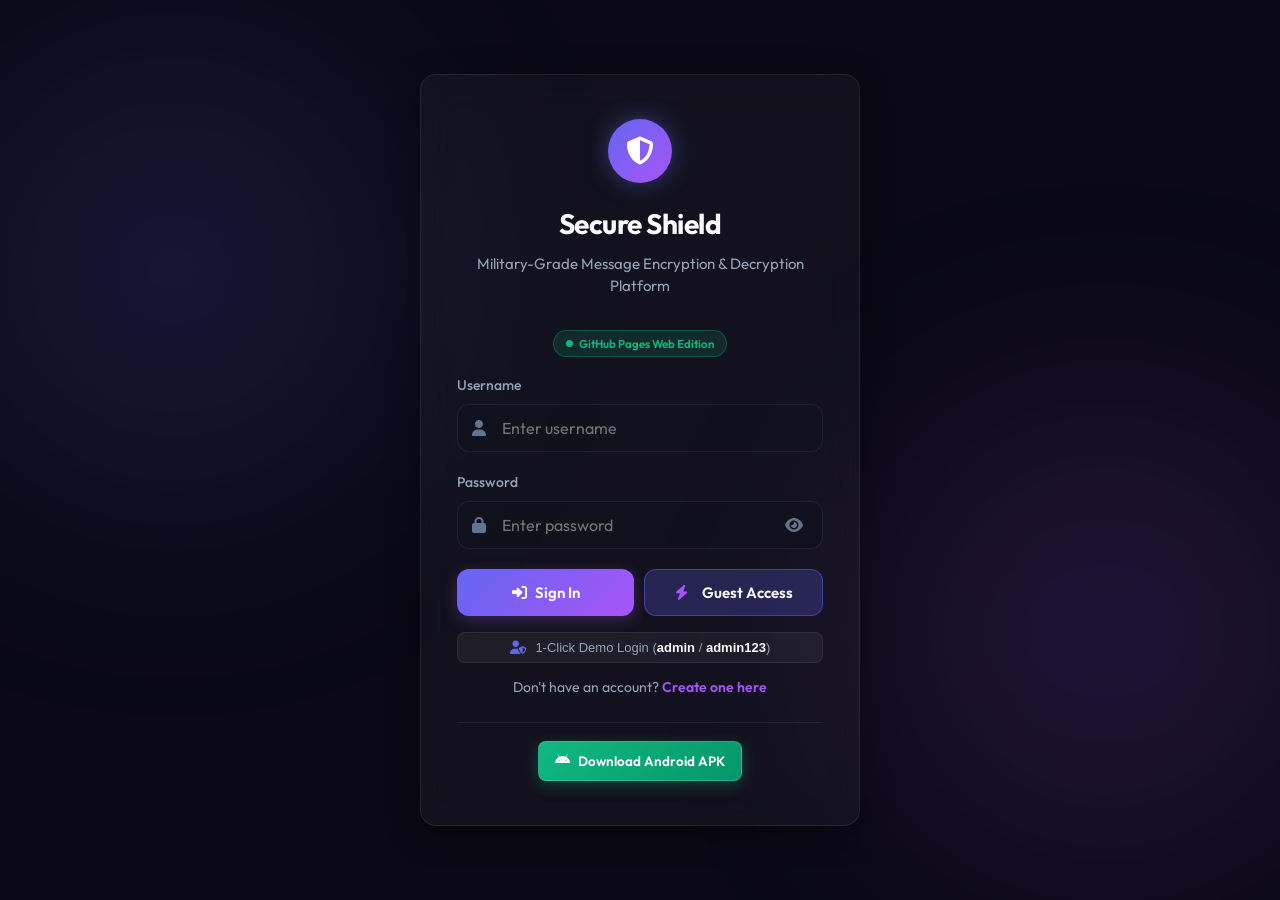
<file: docs/index.html>
<!DOCTYPE html>
<html lang="en">
<head>
    <meta charset="UTF-8">
    <meta name="viewport" content="width=device-width, initial-scale=1.0, maximum-scale=1.0, user-scalable=no, viewport-fit=cover">
    <title>Secure Shield - Message Encryption Platform</title>
    <!-- Custom Style -->
    <link rel="stylesheet" href="css/style.css">
    <!-- FontAwesome for Icons -->
    <link rel="stylesheet" href="https://cdnjs.cloudflare.com/ajax/libs/font-awesome/6.4.0/css/all.min.css">
    <style>
        .view-section {
            display: none;
            width: 100%;
        }
        .view-section.active {
            display: block;
        }
        .connection-badge {
            display: inline-flex;
            align-items: center;
            gap: 6px;
            padding: 4px 12px;
            border-radius: 20px;
            font-size: 11.5px;
            font-weight: 600;
            background: rgba(16, 185, 129, 0.15);
            color: #10b981;
            border: 1px solid rgba(16, 185, 129, 0.3);
            margin-top: 6px;
        }
        .pulse-dot {
            width: 7px;
            height: 7px;
            border-radius: 50%;
            background: #10b981;
            animation: pulse-glow 2s infinite;
        }
        @keyframes pulse-glow {
            0% { transform: scale(0.9); opacity: 0.7; }
            50% { transform: scale(1.3); opacity: 1; }
            100% { transform: scale(0.9); opacity: 0.7; }
        }
        .btn-apk-download {
            display: inline-flex;
            align-items: center;
            gap: 8px;
            padding: 9px 16px;
            background: linear-gradient(135deg, #10b981, #059669);
            color: #ffffff;
            font-weight: 600;
            font-size: 13.5px;
            border-radius: var(--radius-sm);
            text-decoration: none;
            transition: var(--transition-smooth);
            box-shadow: 0 4px 15px rgba(16, 185, 129, 0.3);
            border: 1px solid rgba(255, 255, 255, 0.15);
        }
        .btn-apk-download:hover {
            transform: translateY(-2px);
            box-shadow: 0 6px 20px rgba(16, 185, 129, 0.45);
            color: #ffffff;
        }
    </style>
</head>
<body>

    <!-- ================= AUTH VIEW (LOGIN / REGISTER) ================= -->
    <div id="authView" class="view-section active">
        <!-- LOGIN SCREEN -->
        <div id="loginScreen" class="auth-wrapper" style="min-height: 100vh; min-height: 100dvh;">
            <div class="auth-card glass-container">
                <div class="auth-logo">
                    <i class="fa-solid fa-shield-halved"></i>
                </div>
                <h2>Secure Shield</h2>
                <p class="subtitle">Military-Grade Message Encryption &amp; Decryption Platform</p>
                <div style="text-align: center; margin-bottom: 18px;">
                    <div class="connection-badge">
                        <span class="pulse-dot"></span>
                        <span id="platformBadge">AES-256-GCM + PBKDF2 (100k Iterations)</span>
                    </div>
                </div>

                <div id="loginAlert" class="alert alert-danger" style="display: none;"></div>

                <form id="loginForm" onsubmit="handleLoginSubmit(event)">
                    <div class="form-group">
                        <label for="login-username">Username</label>
                        <div class="input-wrapper">
                            <input type="text" id="login-username" class="form-input" placeholder="Enter username" required autocomplete="username">
                            <i class="fa-solid fa-user"></i>
                        </div>
                    </div>

                    <div class="form-group">
                        <label for="login-password">Password</label>
                        <div class="input-wrapper">
                            <input type="password" id="login-password" class="form-input" placeholder="Enter password" required autocomplete="current-password">
                            <i class="fa-solid fa-lock"></i>
                            <button type="button" class="toggle-password" onclick="togglePasswordVisibility('login-password')">
                                <i class="fa-solid fa-eye" id="login-password-eye"></i>
                            </button>
                        </div>
                    </div>

                    <div style="display: flex; gap: 10px; margin-top: 12px;">
                        <button type="submit" class="btn btn-primary" id="btnSignIn" style="flex: 1;">
                            <i class="fa-solid fa-right-to-bracket"></i> Sign In
                        </button>
                        <button type="button" class="btn btn-secondary" onclick="loginAsGuest()" style="flex: 1; display: inline-flex; align-items: center; justify-content: center; background: rgba(99, 102, 241, 0.25); border: 1px solid rgba(99, 102, 241, 0.45); color: #fff;" title="Skip login and encrypt immediately">
                            <i class="fa-solid fa-bolt" style="margin-right: 6px; color: #a855f7;"></i> Guest Access
                        </button>
                    </div>
                </form>

                <div style="margin-top: 16px; text-align: center;">
                    <button type="button" onclick="fillAndLoginDemo()" style="background: rgba(255, 255, 255, 0.05); border: 1px solid var(--glass-border); color: var(--text-secondary); font-size: 13px; padding: 7px 12px; border-radius: var(--radius-sm); cursor: pointer; width: 100%;">
                        <i class="fa-solid fa-user-shield" style="color: var(--color-accent-1); margin-right: 6px;"></i> 1-Click Demo Login (<strong style="color: var(--text-primary)">admin</strong> / <strong style="color: var(--text-primary)">admin123</strong>)
                    </button>
                </div>

                <div class="auth-links" style="margin-top: 14px;">
                    Don't have an account? <a href="javascript:void(0)" onclick="showAuthScreen('register')">Create one here</a>
                </div>

                <div style="margin-top: 24px; padding-top: 18px; border-top: 1px solid var(--glass-border); text-align: center;">
                    <a href="SecureShield-v1.0.apk" download class="btn-apk-download">
                        <i class="fa-brands fa-android"></i> Download Android APK
                    </a>
                </div>
            </div>
        </div>

        <!-- REGISTER SCREEN -->
        <div id="registerScreen" class="auth-wrapper" style="min-height: 100vh; min-height: 100dvh; display: none;">
            <div class="auth-card glass-container">
                <div class="auth-logo">
                    <i class="fa-solid fa-user-plus"></i>
                </div>
                <h2>Create Account</h2>
                <p class="subtitle">Secure Shield Encryption Platform</p>

                <div id="registerAlert" class="alert alert-danger" style="display: none;"></div>

                <form id="registerForm" onsubmit="handleRegisterSubmit(event)">
                    <div class="form-group">
                        <label for="reg-username">Username</label>
                        <div class="input-wrapper">
                            <input type="text" id="reg-username" class="form-input" placeholder="Choose a username" required autocomplete="username">
                            <i class="fa-solid fa-user"></i>
                        </div>
                    </div>

                    <div class="form-group">
                        <label for="reg-password">Password</label>
                        <div class="input-wrapper">
                            <input type="password" id="reg-password" class="form-input" placeholder="Create strong password (min 6 chars)" required autocomplete="new-password">
                            <i class="fa-solid fa-lock"></i>
                            <button type="button" class="toggle-password" onclick="togglePasswordVisibility('reg-password')">
                                <i class="fa-solid fa-eye" id="reg-password-eye"></i>
                            </button>
                        </div>
                    </div>

                    <div class="form-group">
                        <label for="reg-confirm-password">Confirm Password</label>
                        <div class="input-wrapper">
                            <input type="password" id="reg-confirm-password" class="form-input" placeholder="Re-enter password" required autocomplete="new-password">
                            <i class="fa-solid fa-lock-open"></i>
                            <button type="button" class="toggle-password" onclick="togglePasswordVisibility('reg-confirm-password')">
                                <i class="fa-solid fa-eye" id="reg-confirm-password-eye"></i>
                            </button>
                        </div>
                    </div>

                    <button type="submit" class="btn btn-primary" id="btnSignUp">
                        <i class="fa-solid fa-user-check"></i> Sign Up
                    </button>
                </form>

                <div class="auth-links">
                    Already have an account? <a href="javascript:void(0)" onclick="showAuthScreen('login')">Sign in here</a>
                </div>
            </div>
        </div>
    </div>


    <!-- ================= DASHBOARD VIEW ================= -->
    <div id="dashboardView" class="view-section">
        <div class="dashboard-wrapper">
            <!-- Sidebar (Desktop) / Sticky Header (Mobile) -->
            <aside class="sidebar">
                <div class="sidebar-logo">
                    <i class="fa-solid fa-shield-halved"></i>
                    <span>Secure Shield</span>
                </div>

                <!-- Desktop Navigation Menu -->
                <div class="sidebar-nav-container">
                    <ul class="nav-menu">
                        <li class="nav-item active" data-tab="encrypt">
                            <button onclick="switchTab('encrypt')">
                                <i class="fa-solid fa-lock"></i>
                                <span>Encrypt</span>
                            </button>
                        </li>
                        <li class="nav-item" data-tab="decrypt">
                            <button onclick="switchTab('decrypt')">
                                <i class="fa-solid fa-lock-open"></i>
                                <span>Decrypt</span>
                            </button>
                        </li>
                        <li class="nav-item" data-tab="messages">
                            <button onclick="switchTab('messages')">
                                <i class="fa-solid fa-box-archive"></i>
                                <span>Saved Messages</span>
                            </button>
                        </li>
                        <li class="nav-item" data-tab="profile">
                            <button onclick="switchTab('profile')">
                                <i class="fa-solid fa-circle-user"></i>
                                <span>Security Profile</span>
                            </button>
                        </li>
                    </ul>
                </div>

                <div class="sidebar-footer">
                    <div class="user-profile">
                        <div class="avatar" id="userAvatar">U</div>
                        <div class="username" id="userNameLabel">User</div>
                    </div>
                    <button type="button" class="btn-logout" onclick="handleLogout()" title="Log Out">
                        <i class="fa-solid fa-power-off"></i>
                        <span>Log Out</span>
                    </button>
                </div>
            </aside>

            <!-- Mobile Bottom Navigation Bar -->
            <ul class="mobile-nav">
                <li class="mobile-nav-item active" data-tab-mob="encrypt">
                    <button onclick="switchTab('encrypt')">
                        <i class="fa-solid fa-lock"></i>
                        <span>Encrypt</span>
                    </button>
                </li>
                <li class="mobile-nav-item" data-tab-mob="decrypt">
                    <button onclick="switchTab('decrypt')">
                        <i class="fa-solid fa-lock-open"></i>
                        <span>Decrypt</span>
                    </button>
                </li>
                <li class="mobile-nav-item" data-tab-mob="messages">
                    <button onclick="switchTab('messages')">
                        <i class="fa-solid fa-box-archive"></i>
                        <span>Saved</span>
                    </button>
                </li>
                <li class="mobile-nav-item" data-tab-mob="profile">
                    <button onclick="switchTab('profile')">
                        <i class="fa-solid fa-user-lock"></i>
                        <span>Profile</span>
                    </button>
                </li>
            </ul>

            <!-- Main Content Area -->
            <main class="main-content">
                <!-- ENCRYPT TAB -->
                <section id="encrypt-tab" class="tab-content active">
                    <header class="content-header">
                        <div style="display: flex; justify-content: space-between; align-items: center; flex-wrap: wrap; gap: 12px;">
                            <div>
                                <h1>Encrypt Message</h1>
                                <p>Hardware-accelerated AES-256-GCM authenticated encryption.</p>
                            </div>
                            <div>
                                <a href="SecureShield-v1.0.apk" download class="btn-apk-download">
                                    <i class="fa-brands fa-android"></i> Get Android APK
                                </a>
                            </div>
                        </div>
                    </header>

                    <div class="content-grid">
                        <!-- Encryption Form -->
                        <div class="dashboard-card glass-container">
                            <h3><i class="fa-solid fa-key"></i> Encryption Parameters</h3>
                            <form id="encryptForm" onsubmit="handleEncrypt(event)">
                                <div class="form-group">
                                    <label for="enc-title">Message Title</label>
                                    <div class="input-wrapper">
                                        <input type="text" id="enc-title" class="form-input form-input-no-icon" placeholder="e.g., Bank Credentials, Confidential Note" required>
                                    </div>
                                </div>

                                <div class="form-group">
                                    <label for="enc-message">Plaintext Message</label>
                                    <textarea id="enc-message" class="form-input" placeholder="Type your confidential message here..." required></textarea>
                                </div>

                                <div class="form-group">
                                    <label for="enc-password">Encryption Password</label>
                                    <div class="input-wrapper">
                                        <input type="password" id="enc-password" class="form-input" placeholder="Enter custom password" required autocomplete="new-password">
                                        <i class="fa-solid fa-shield-cat"></i>
                                        <button type="button" class="toggle-password" onclick="togglePasswordVisibility('enc-password')">
                                            <i class="fa-solid fa-eye" id="enc-password-eye"></i>
                                        </button>
                                    </div>
                                </div>

                                <div class="form-group">
                                    <label for="enc-key">Secret Key</label>
                                    <div class="key-gen-group">
                                        <div class="input-wrapper" style="flex-grow: 1;">
                                            <input type="text" id="enc-key" class="form-input" placeholder="Enter or generate key" required>
                                            <i class="fa-solid fa-key"></i>
                                        </div>
                                        <button type="button" class="btn btn-secondary btn-action-sm" onclick="generateSecretKey('enc-key')">
                                            <i class="fa-solid fa-wand-magic-sparkles"></i> Generate
                                        </button>
                                    </div>
                                </div>

                                <button type="submit" class="btn btn-primary" id="btnEncrypt">
                                    <i class="fa-solid fa-lock"></i> Encrypt &amp; Save
                                </button>
                            </form>
                        </div>

                        <!-- Encryption Output Card -->
                        <div class="dashboard-card glass-container output-card">
                            <h3><i class="fa-solid fa-circle-nodes"></i> Encrypted Payload</h3>
                            <p style="color: var(--text-secondary); font-size: 14px; margin-bottom: 20px;">
                                Encrypted using AES-256-GCM. Stored in local database. You can copy the payload below to send or backup.
                            </p>

                            <div class="form-group">
                                <label>Ciphertext (Combined Base64)</label>
                                <div class="output-value-container">
                                    <div id="out-ciphertext" class="output-value">-- Pending Input --</div>
                                    <button type="button" class="btn-copy" onclick="copyText('out-ciphertext', 'Ciphertext')" title="Copy Ciphertext">
                                        <i class="fa-regular fa-copy"></i>
                                    </button>
                                </div>
                            </div>

                            <div class="form-group">
                                <label>Authentication Tag (16 Bytes Base64)</label>
                                <div class="output-value-container">
                                    <div id="out-tag" class="output-value" style="min-height: 50px;">--</div>
                                    <button type="button" class="btn-copy" onclick="copyText('out-tag', 'Auth Tag')" title="Copy Tag">
                                        <i class="fa-regular fa-copy"></i>
                                    </button>
                                </div>
                            </div>
                        </div>
                    </div>
                </section>

                <!-- DECRYPT TAB -->
                <section id="decrypt-tab" class="tab-content">
                    <header class="content-header">
                        <h1>Decrypt Payload</h1>
                        <p>Authenticate and decrypt raw ciphertext payloads.</p>
                    </header>

                    <div class="content-grid content-grid-single">
                        <div class="dashboard-card glass-container">
                            <h3><i class="fa-solid fa-unlock-keyhole"></i> Decryption Form</h3>

                            <form id="decryptForm" onsubmit="handleDecryptRaw(event)">
                                <div class="form-group">
                                    <label for="dec-ciphertext">Ciphertext (Base64)</label>
                                    <textarea id="dec-ciphertext" class="form-input form-input-no-icon" placeholder="Paste base64 ciphertext" required style="min-height: 80px;"></textarea>
                                </div>

                                <div class="form-group">
                                    <label for="dec-tag">Auth Tag (Base64)</label>
                                    <input type="text" id="dec-tag" class="form-input form-input-no-icon" placeholder="Paste base64 authentication tag" required autocomplete="one-time-code">
                                </div>

                                <div class="form-row">
                                    <div class="form-group">
                                        <label for="dec-password">Decryption Password</label>
                                        <div class="input-wrapper">
                                            <input type="password" id="dec-password" class="form-input" placeholder="Enter password" required autocomplete="new-password">
                                            <i class="fa-solid fa-lock"></i>
                                            <button type="button" class="toggle-password" onclick="togglePasswordVisibility('dec-password')">
                                                <i class="fa-solid fa-eye" id="dec-password-eye"></i>
                                            </button>
                                        </div>
                                    </div>
                                    <div class="form-group">
                                        <label for="dec-key">Secret Key</label>
                                        <div class="input-wrapper">
                                            <input type="text" id="dec-key" class="form-input" placeholder="Enter secret key" required>
                                            <i class="fa-solid fa-key"></i>
                                        </div>
                                    </div>
                                </div>

                                <button type="submit" class="btn btn-primary" style="margin-top: 10px;">
                                    <i class="fa-solid fa-unlock"></i> Authenticate &amp; Decrypt
                                </button>
                            </form>

                            <div style="margin-top: 30px;">
                                <label style="font-size: 14px; font-weight: 500; color: var(--text-secondary);">Decrypted Plaintext Output</label>
                                <div class="output-value-container" style="margin-top: 8px;">
                                    <div id="dec-output" class="output-value" style="min-height: 100px; font-family: var(--font-main); color: var(--text-primary); font-size: 16px;">
                                        -- Decrypted message will appear here --
                                    </div>
                                    <button type="button" class="btn-copy" onclick="copyText('dec-output', 'Plaintext')" title="Copy Plaintext">
                                        <i class="fa-regular fa-copy"></i>
                                    </button>
                                </div>
                            </div>
                        </div>
                    </div>
                </section>

                <!-- SAVED MESSAGES TAB -->
                <section id="messages-tab" class="tab-content">
                    <header class="content-header">
                        <h1>Saved Messages</h1>
                        <p>Encrypted records stored securely in your browser/device database.</p>
                    </header>

                    <div class="dashboard-card glass-container">
                        <div id="messages-container" class="message-list">
                            <div class="no-messages">
                                <i class="fa-solid fa-spinner fa-spin"></i>
                                <p style="margin-top: 10px;">Loading saved messages...</p>
                            </div>
                        </div>
                    </div>
                </section>

                <!-- SECURITY PROFILE TAB -->
                <section id="profile-tab" class="tab-content">
                    <header class="content-header">
                        <h1>Security Profile</h1>
                        <p>Cryptographic parameters and environment diagnostics.</p>
                    </header>

                    <div class="profile-card glass-container">
                        <div class="profile-header">
                            <div class="profile-avatar" id="profileAvatar">U</div>
                            <div class="profile-info">
                                <h2 id="profileUsername">User</h2>
                                <p><i class="fa-solid fa-circle-check" style="color: var(--color-success);"></i> Authenticated Locally</p>
                            </div>
                        </div>

                        <div class="info-row">
                            <span class="info-label">Active Encryption Standard</span>
                            <span class="info-value" style="color: var(--color-accent-2);">AES-256-GCM (128-bit Tag)</span>
                        </div>

                        <div class="info-row">
                            <span class="info-label">Key Derivation Function</span>
                            <span class="info-value">PBKDF2-HMAC-SHA256 (100,000 Iterations)</span>
                        </div>

                        <div class="info-row">
                            <span class="info-label">Database Engine</span>
                            <span class="info-value">Encrypted Local Database (Browser / SQLite)</span>
                        </div>

                        <div class="info-row">
                            <span class="info-label">Deployment Platform</span>
                            <span class="info-value" id="profileDevice">Web Browser / GitHub Pages</span>
                        </div>

                        <div class="info-row">
                            <span class="info-label">Android Mobile App</span>
                            <span class="info-value">
                                <a href="SecureShield-v1.0.apk" download style="color: #10b981; font-weight: 600; text-decoration: underline;">
                                    <i class="fa-brands fa-android"></i> Download SecureShield-v1.0.apk
                                </a>
                            </span>
                        </div>

                        <div style="margin-top: 30px; font-size: 14px; line-height: 1.6; color: var(--text-secondary);">
                            <h4 style="color: var(--text-primary); margin-bottom: 10px;"><i class="fa-solid fa-circle-info" style="color: var(--color-accent-1)"></i> Cryptographic Assurance</h4>
                            <p>
                                Your messages are encrypted using authenticated Galois/Counter Mode (GCM). An authentication tag protects against unauthorized tampering. The derived AES key requires both your Password and Secret Key with 100,000 rounds of PBKDF2 hashing.
                            </p>
                        </div>
                    </div>
                </section>
            </main>
        </div>
    </div>


    <!-- ================= DECRYPT MODAL ================= -->
    <div id="decrypt-modal" class="modal">
        <div class="modal-card glass-container">
            <div class="modal-header">
                <h3 id="modal-msg-title">Decrypt Saved Message</h3>
                <button type="button" class="btn-close" onclick="closeDecryptModal()">&times;</button>
            </div>

            <form id="modal-decrypt-form" onsubmit="handleModalDecrypt(event)">
                <input type="hidden" id="modal-msg-id">

                <div class="form-group">
                    <label for="modal-password">Decryption Password</label>
                    <div class="input-wrapper">
                        <input type="password" id="modal-password" class="form-input" placeholder="Enter password" required autocomplete="new-password">
                        <i class="fa-solid fa-lock"></i>
                        <button type="button" class="toggle-password" onclick="togglePasswordVisibility('modal-password')">
                            <i class="fa-solid fa-eye" id="modal-password-eye"></i>
                        </button>
                    </div>
                </div>

                <div class="form-group">
                    <label for="modal-key">Secret Key</label>
                    <div class="input-wrapper">
                        <input type="text" id="modal-key" class="form-input" placeholder="Enter secret key" required>
                        <i class="fa-solid fa-key"></i>
                    </div>
                </div>

                <button type="submit" class="btn btn-primary" style="margin-top: 10px;">
                    <i class="fa-solid fa-unlock-keyhole"></i> Decrypt Contents
                </button>
            </form>

            <div id="modal-output-container" style="display: none; margin-top: 25px;">
                <label style="font-size: 14px; font-weight: 500; color: var(--text-secondary);">Decrypted Plaintext</label>
                <div class="output-value-container" style="margin-top: 8px;">
                    <div id="modal-decrypted-text" class="modal-decrypted-box"></div>
                    <button type="button" class="btn-copy" onclick="copyText('modal-decrypted-text', 'Plaintext')" title="Copy Plaintext">
                        <i class="fa-regular fa-copy"></i>
                    </button>
                </div>
            </div>
        </div>
    </div>

    <!-- Application Script -->
    <script src="js/app.js"></script>
</body>
</html>
</file>
<file: docs/css/style.css>
@import url('https://fonts.googleapis.com/css2?family=Outfit:wght@300;400;500;600;700;800&display=swap');

:root {
    --bg-primary: #0a0915;
    --bg-glow-1: rgba(99, 102, 241, 0.15);
    /* Indigo glow */
    --bg-glow-2: rgba(168, 85, 247, 0.15);
    /* Purple glow */
    --glass-bg: rgba(255, 255, 255, 0.035);
    --glass-border: rgba(255, 255, 255, 0.08);
    --glass-border-focus: rgba(168, 85, 247, 0.45);
    --text-primary: #f8fafc;
    --text-secondary: #94a3b8;
    --text-muted: #64748b;
    --color-accent-1: #6366f1;
    /* Indigo */
    --color-accent-2: #a855f7;
    /* Purple */
    --color-accent-grad: linear-gradient(135deg, #6366f1, #a855f7);
    --color-success: #10b981;
    --color-error: #ef4444;
    --font-main: 'Outfit', -apple-system, BlinkMacSystemFont, "Segoe UI", Roboto, sans-serif;
    --radius-lg: 16px;
    --radius-md: 12px;
    --radius-sm: 8px;
    --transition-smooth: all 0.25s cubic-bezier(0.4, 0, 0.2, 1);
}

*, *::before, *::after {
    margin: 0;
    padding: 0;
    box-sizing: border-box;
}

html {
    font-size: 16px;
    -webkit-text-size-adjust: 100%;
}

body {
    font-family: var(--font-main);
    background-color: var(--bg-primary);
    color: var(--text-primary);
    min-height: 100vh;
    min-height: 100dvh;
    display: flex;
    flex-direction: column;
    overflow-x: hidden;
    position: relative;
    line-height: 1.5;
}

/* Background Glowing Orbs */
body::before,
body::after {
    content: '';
    position: fixed;
    width: clamp(250px, 35vw, 450px);
    height: clamp(250px, 35vw, 450px);
    border-radius: 50%;
    filter: blur(120px);
    z-index: -1;
    pointer-events: none;
}

body::before {
    top: 5%;
    left: -50px;
    background-color: var(--bg-glow-1);
    animation: orb-float-1 20s infinite alternate ease-in-out;
}

body::after {
    bottom: 5%;
    right: -50px;
    background-color: var(--bg-glow-2);
    animation: orb-float-2 25s infinite alternate ease-in-out;
}

@keyframes orb-float-1 {
    0% {
        transform: translate(0, 0) scale(1);
    }
    100% {
        transform: translate(60px, 40px) scale(1.15);
    }
}

@keyframes orb-float-2 {
    0% {
        transform: translate(0, 0) scale(1.15);
    }
    100% {
        transform: translate(-60px, -50px) scale(0.9);
    }
}

/* Glassmorphism Container */
.glass-container {
    background: var(--glass-bg);
    border: 1px solid var(--glass-border);
    backdrop-filter: blur(20px);
    -webkit-backdrop-filter: blur(20px);
    border-radius: var(--radius-lg);
    box-shadow: 0 8px 32px 0 rgba(0, 0, 0, 0.37);
}

/* ========================================================
   AUTH PAGES (Login & Register)
   ======================================================== */
.auth-wrapper {
    min-height: 100vh;
    min-height: 100dvh;
    display: flex;
    justify-content: center;
    align-items: center;
    padding: clamp(16px, 4vw, 32px);
    width: 100%;
}

.auth-card {
    width: 100%;
    max-width: 440px;
    padding: clamp(28px, 6vw, 44px) clamp(20px, 5vw, 36px);
    text-align: center;
}

.auth-logo {
    display: inline-flex;
    align-items: center;
    justify-content: center;
    width: 64px;
    height: 64px;
    border-radius: 50%;
    background: var(--color-accent-grad);
    color: white;
    font-size: 28px;
    margin-bottom: 20px;
    box-shadow: 0 0 24px rgba(99, 102, 241, 0.45);
}

.auth-card h2 {
    font-size: clamp(22px, 5vw, 28px);
    font-weight: 700;
    margin-bottom: 8px;
    letter-spacing: -0.5px;
}

.auth-card p.subtitle {
    color: var(--text-secondary);
    margin-bottom: 26px;
    font-size: clamp(13px, 3.5vw, 15px);
}

/* ========================================================
   FORM GROUPS & INPUTS
   ======================================================== */
.form-group {
    margin-bottom: 20px;
    text-align: left;
    width: 100%;
}

.form-group label {
    display: block;
    font-size: 14px;
    font-weight: 500;
    margin-bottom: 8px;
    color: var(--text-secondary);
}

.input-wrapper {
    position: relative;
    display: flex;
    align-items: center;
    width: 100%;
}

/* Specific leading icon targeting only */
.input-wrapper > i {
    position: absolute;
    left: 15px;
    top: 50%;
    transform: translateY(-50%);
    color: var(--text-muted);
    font-size: 16px;
    pointer-events: none;
    transition: var(--transition-smooth);
    z-index: 2;
}

.form-input {
    width: 100%;
    padding: 13px 44px 13px 44px;
    background: rgba(15, 17, 28, 0.65);
    border: 1px solid var(--glass-border);
    border-radius: var(--radius-md);
    color: var(--text-primary);
    font-family: var(--font-main);
    font-size: 16px; /* 16px prevents iOS Safari auto-zoom on focus */
    transition: var(--transition-smooth);
}

/* When input has no left icon */
.form-input.form-input-no-icon {
    padding-left: 16px;
}

.form-input:focus {
    outline: none;
    border-color: var(--glass-border-focus);
    box-shadow: 0 0 14px rgba(168, 85, 247, 0.2);
    background: rgba(15, 17, 28, 0.85);
}

.form-input:focus ~ i {
    color: var(--color-accent-2);
}

/* Password Visibility Toggle Button */
.toggle-password {
    position: absolute;
    right: 12px;
    top: 50%;
    transform: translateY(-50%);
    background: transparent;
    border: none;
    color: var(--text-muted);
    cursor: pointer;
    font-size: 16px;
    padding: 6px 8px;
    display: inline-flex;
    align-items: center;
    justify-content: center;
    border-radius: var(--radius-sm);
    transition: var(--transition-smooth);
    z-index: 3;
}

.toggle-password i {
    position: static !important;
    transform: none !important;
    font-size: 16px !important;
    color: inherit !important;
    pointer-events: auto !important;
}

.toggle-password:hover {
    color: var(--text-primary);
}

/* Textareas */
textarea.form-input {
    resize: vertical;
    min-height: 110px;
    padding: 14px 16px;
    line-height: 1.5;
}

/* Multi-column Form Row */
.form-row {
    display: grid;
    grid-template-columns: 1fr 1fr;
    gap: 20px;
    width: 100%;
}

/* Key Generation Group */
.key-gen-group {
    display: flex;
    gap: 10px;
    align-items: center;
    width: 100%;
}

.key-gen-group .input-wrapper {
    flex: 1;
}

/* ========================================================
   BUTTONS
   ======================================================== */
.btn {
    display: inline-flex;
    align-items: center;
    justify-content: center;
    gap: 8px;
    width: 100%;
    padding: 13px 22px;
    border-radius: var(--radius-md);
    border: none;
    font-family: var(--font-main);
    font-size: 15px;
    font-weight: 600;
    cursor: pointer;
    transition: var(--transition-smooth);
    touch-action: manipulation;
}

.btn-primary {
    background: var(--color-accent-grad);
    color: white;
    box-shadow: 0 4px 16px rgba(168, 85, 247, 0.28);
}

.btn-primary:hover {
    transform: translateY(-2px);
    box-shadow: 0 6px 22px rgba(168, 85, 247, 0.42);
}

.btn-primary:active {
    transform: translateY(0);
}

.btn-secondary {
    background: rgba(255, 255, 255, 0.05);
    color: var(--text-primary);
    border: 1px solid var(--glass-border);
}

.btn-secondary:hover {
    background: rgba(255, 255, 255, 0.1);
}

.btn-action-sm {
    width: auto;
    padding: 13px 18px;
    white-space: nowrap;
    font-size: 14px;
}

/* ========================================================
   ALERTS & FEEDBACK
   ======================================================== */
.alert {
    padding: 12px 16px;
    border-radius: var(--radius-sm);
    font-size: 14px;
    font-weight: 500;
    margin-bottom: 20px;
    display: flex;
    align-items: center;
    gap: 10px;
    text-align: left;
}

.alert-danger {
    background: rgba(239, 68, 68, 0.15);
    border: 1px solid rgba(239, 68, 68, 0.3);
    color: #fca5a5;
}

.alert-success {
    background: rgba(16, 185, 129, 0.15);
    border: 1px solid rgba(16, 185, 129, 0.3);
    color: #a7f3d0;
}

.auth-links {
    margin-top: 25px;
    font-size: 14px;
    color: var(--text-secondary);
}

.auth-links a {
    color: var(--color-accent-2);
    text-decoration: none;
    font-weight: 600;
    transition: var(--transition-smooth);
}

.auth-links a:hover {
    text-decoration: underline;
}

/* ========================================================
   DASHBOARD LAYOUT
   ======================================================== */
.dashboard-wrapper {
    display: grid;
    grid-template-columns: 260px 1fr;
    min-height: 100vh;
    min-height: 100dvh;
    width: 100%;
}

/* Sidebar Desktop Styling */
.sidebar {
    background: rgba(10, 11, 22, 0.8);
    border-right: 1px solid var(--glass-border);
    backdrop-filter: blur(20px);
    -webkit-backdrop-filter: blur(20px);
    padding: 28px 18px;
    display: flex;
    flex-direction: column;
    justify-content: space-between;
    height: 100vh;
    position: sticky;
    top: 0;
    overflow-y: auto;
    z-index: 20;
}

.sidebar-logo {
    display: flex;
    align-items: center;
    gap: 12px;
    font-size: 20px;
    font-weight: 700;
    color: var(--text-primary);
    padding: 0 8px;
    margin-bottom: 36px;
}

.sidebar-logo i {
    font-size: 24px;
    background: var(--color-accent-grad);
    -webkit-background-clip: text;
    background-clip: text;
    -webkit-text-fill-color: transparent;
}

.sidebar-nav-container {
    flex: 1;
}

.nav-menu {
    list-style: none;
    display: flex;
    flex-direction: column;
    gap: 8px;
}

.nav-item button {
    width: 100%;
    background: none;
    border: none;
    display: flex;
    align-items: center;
    gap: 14px;
    padding: 12px 16px;
    color: var(--text-secondary);
    font-family: var(--font-main);
    font-size: 15px;
    font-weight: 500;
    border-radius: var(--radius-md);
    cursor: pointer;
    transition: var(--transition-smooth);
    text-align: left;
}

.nav-item button:hover {
    color: var(--text-primary);
    background: rgba(255, 255, 255, 0.04);
}

.nav-item.active button {
    color: white;
    background: var(--color-accent-grad);
    box-shadow: 0 4px 14px rgba(99, 102, 241, 0.25);
}

.sidebar-footer {
    padding: 20px 8px 0;
    border-top: 1px solid var(--glass-border);
    display: flex;
    flex-direction: column;
    gap: 14px;
}

.user-profile {
    display: flex;
    align-items: center;
    gap: 12px;
}

.avatar {
    width: 38px;
    height: 38px;
    border-radius: 50%;
    background: rgba(255, 255, 255, 0.08);
    display: flex;
    align-items: center;
    justify-content: center;
    color: var(--color-accent-2);
    font-weight: 700;
    font-size: 15px;
    border: 1px solid var(--glass-border);
    flex-shrink: 0;
}

.username {
    font-size: 14px;
    font-weight: 600;
    color: var(--text-primary);
    white-space: nowrap;
    overflow: hidden;
    text-overflow: ellipsis;
    max-width: 140px;
}

.btn-logout {
    color: var(--color-error);
    border: 1px solid rgba(239, 68, 68, 0.25);
    background: rgba(239, 68, 68, 0.06);
    padding: 10px 14px;
    font-size: 14px;
    font-weight: 600;
    border-radius: var(--radius-sm);
    cursor: pointer;
    display: flex;
    align-items: center;
    justify-content: center;
    gap: 8px;
    text-decoration: none;
    transition: var(--transition-smooth);
}

.btn-logout:hover {
    background: var(--color-error);
    color: white;
    box-shadow: 0 4px 12px rgba(239, 68, 68, 0.25);
}

/* ========================================================
   MAIN CONTENT AREA
   ======================================================== */
.main-content {
    padding: clamp(24px, 3.5vw, 44px);
    overflow-y: auto;
    width: 100%;
    max-width: 100%;
}

.tab-content {
    display: none;
    animation: fadeIn 0.35s ease;
    max-width: 1300px;
    margin: 0 auto;
    width: 100%;
}

.tab-content.active {
    display: block;
}

@keyframes fadeIn {
    from {
        opacity: 0;
        transform: translateY(8px);
    }
    to {
        opacity: 1;
        transform: translateY(0);
    }
}

header.content-header {
    margin-bottom: clamp(20px, 3vw, 32px);
}

header.content-header h1 {
    font-size: clamp(24px, 3vw, 34px);
    font-weight: 800;
    letter-spacing: -0.5px;
    margin-bottom: 6px;
    background: linear-gradient(to right, #ffffff 40%, #c084fc 100%);
    -webkit-background-clip: text;
    background-clip: text;
    -webkit-text-fill-color: transparent;
}

header.content-header p {
    color: var(--text-secondary);
    font-size: clamp(14px, 1.8vw, 16px);
}

/* Grid Layout for Forms and Output Cards */
.content-grid {
    display: grid;
    grid-template-columns: 1.15fr 0.85fr;
    gap: clamp(20px, 2.5vw, 32px);
    align-items: start;
    width: 100%;
}

.content-grid-single {
    grid-template-columns: 1fr;
    max-width: 900px;
}

.dashboard-card {
    padding: clamp(22px, 3vw, 32px);
    width: 100%;
}

.dashboard-card h3 {
    font-size: clamp(17px, 2vw, 19px);
    font-weight: 600;
    margin-bottom: 20px;
    color: var(--text-primary);
    display: flex;
    align-items: center;
    gap: 10px;
}

.dashboard-card h3 i {
    color: var(--color-accent-2);
}

/* Output Card styling */
.output-card {
    border: 1px dashed var(--glass-border-focus);
    background: rgba(168, 85, 247, 0.025);
}

.output-value-container {
    position: relative;
    margin-top: 10px;
    width: 100%;
}

.output-value {
    background: rgba(0, 0, 0, 0.45);
    border: 1px solid var(--glass-border);
    border-radius: var(--radius-md);
    padding: 14px 48px 14px 14px; /* generous right padding for copy button */
    font-family: ui-monospace, SFMono-Regular, Menlo, Monaco, Consolas, monospace;
    font-size: 13.5px;
    color: var(--color-success);
    word-break: break-all;
    min-height: 80px;
    max-height: 240px;
    overflow-y: auto;
    line-height: 1.5;
}

.output-value.error-out {
    color: var(--color-error);
}

.btn-copy {
    position: absolute;
    top: 10px;
    right: 10px;
    background: rgba(255, 255, 255, 0.08);
    border: none;
    color: var(--text-primary);
    width: 32px;
    height: 32px;
    border-radius: var(--radius-sm);
    display: flex;
    align-items: center;
    justify-content: center;
    cursor: pointer;
    font-size: 14px;
    transition: var(--transition-smooth);
    z-index: 2;
}

.btn-copy:hover {
    background: var(--color-accent-grad);
}

/* ========================================================
   SAVED MESSAGES LIST
   ======================================================== */
.message-list {
    display: flex;
    flex-direction: column;
    gap: 14px;
    width: 100%;
}

.message-item {
    display: flex;
    align-items: center;
    justify-content: space-between;
    padding: 18px 22px;
    gap: 16px;
    transition: var(--transition-smooth);
}

.message-item:hover {
    background: rgba(255, 255, 255, 0.05);
    border-color: rgba(255, 255, 255, 0.15);
    transform: translateY(-2px);
}

.message-info {
    display: flex;
    align-items: center;
    gap: 14px;
    min-width: 0;
    flex: 1;
}

.message-icon {
    width: 42px;
    height: 42px;
    border-radius: var(--radius-md);
    background: rgba(99, 102, 241, 0.12);
    color: var(--color-accent-1);
    display: flex;
    align-items: center;
    justify-content: center;
    font-size: 18px;
    border: 1px solid rgba(99, 102, 241, 0.25);
    flex-shrink: 0;
}

.message-meta {
    min-width: 0;
    flex: 1;
}

.message-meta h4 {
    font-size: 15px;
    font-weight: 600;
    margin-bottom: 3px;
    white-space: nowrap;
    overflow: hidden;
    text-overflow: ellipsis;
    color: var(--text-primary);
}

.message-meta span {
    font-size: 12.5px;
    color: var(--text-muted);
    display: block;
}

.message-actions {
    display: flex;
    gap: 8px;
    flex-shrink: 0;
}

.btn-icon {
    width: 38px;
    height: 38px;
    border-radius: var(--radius-sm);
    display: flex;
    align-items: center;
    justify-content: center;
    cursor: pointer;
    border: 1px solid var(--glass-border);
    background: rgba(255, 255, 255, 0.04);
    color: var(--text-secondary);
    transition: var(--transition-smooth);
}

.btn-icon-decrypt:hover {
    background: var(--color-success);
    color: white;
    border-color: var(--color-success);
}

.btn-icon-delete:hover {
    background: var(--color-error);
    color: white;
    border-color: var(--color-error);
}

.no-messages {
    text-align: center;
    padding: 60px 20px;
    color: var(--text-secondary);
}

.no-messages i {
    font-size: 44px;
    color: var(--text-muted);
    margin-bottom: 14px;
}

/* ========================================================
   SECURITY PROFILE TAB
   ======================================================== */
.profile-card {
    max-width: 680px;
    padding: clamp(24px, 4vw, 40px);
}

.profile-header {
    display: flex;
    align-items: center;
    gap: 20px;
    margin-bottom: 28px;
    padding-bottom: 24px;
    border-bottom: 1px solid var(--glass-border);
}

.profile-avatar {
    width: clamp(64px, 8vw, 76px);
    height: clamp(64px, 8vw, 76px);
    border-radius: 50%;
    background: var(--color-accent-grad);
    display: flex;
    align-items: center;
    justify-content: center;
    font-size: clamp(26px, 3.5vw, 32px);
    color: white;
    box-shadow: 0 8px 24px rgba(168, 85, 247, 0.35);
    flex-shrink: 0;
}

.profile-info h2 {
    font-size: clamp(20px, 3vw, 24px);
    font-weight: 700;
}

.profile-info p {
    color: var(--text-secondary);
    font-size: 14px;
    margin-top: 4px;
}

.info-row {
    display: flex;
    justify-content: space-between;
    align-items: center;
    padding: 14px 0;
    border-bottom: 1px dashed var(--glass-border);
    gap: 16px;
}

.info-label {
    color: var(--text-secondary);
    font-weight: 500;
    font-size: 14px;
}

.info-value {
    font-weight: 600;
    font-size: 14px;
    text-align: right;
    word-break: break-word;
}

/* ========================================================
   DECRYPTION MODAL DIALOG
   ======================================================== */
.modal {
    position: fixed;
    top: 0;
    left: 0;
    width: 100%;
    height: 100%;
    background: rgba(0, 0, 0, 0.7);
    backdrop-filter: blur(10px);
    -webkit-backdrop-filter: blur(10px);
    display: none;
    align-items: center;
    justify-content: center;
    z-index: 1000;
    padding: 16px;
    overflow-y: auto;
}

.modal.active {
    display: flex;
}

.modal-card {
    width: 100%;
    max-width: 520px;
    padding: clamp(22px, 4vw, 32px);
    max-height: calc(100vh - 40px);
    max-height: calc(100dvh - 40px);
    overflow-y: auto;
    margin: auto;
}

.modal-header {
    display: flex;
    justify-content: space-between;
    align-items: center;
    margin-bottom: 20px;
    gap: 12px;
}

.modal-header h3 {
    font-size: clamp(17px, 2.5vw, 20px);
    font-weight: 700;
    white-space: nowrap;
    overflow: hidden;
    text-overflow: ellipsis;
}

.btn-close {
    background: none;
    border: none;
    color: var(--text-secondary);
    font-size: 24px;
    line-height: 1;
    cursor: pointer;
    padding: 4px;
    transition: var(--transition-smooth);
    flex-shrink: 0;
}

.btn-close:hover {
    color: var(--text-primary);
}

.modal-decrypted-box {
    margin-top: 10px;
    background: rgba(16, 185, 129, 0.05);
    border: 1px solid rgba(16, 185, 129, 0.25);
    border-radius: var(--radius-md);
    padding: 14px 48px 14px 14px;
    max-height: 200px;
    overflow-y: auto;
    white-space: pre-wrap;
    word-break: break-all;
    font-size: 14.5px;
    color: var(--text-primary);
}

/* ========================================================
   RESPONSIVE DESIGN BREAKPOINTS
   ======================================================== */

/* Mobile Bottom Navigation (Hidden on Desktop by default) */
.mobile-nav {
    display: none;
}

/* Large Screens & Ultrawide (1440px and up) */
@media (min-width: 1440px) {
    .main-content {
        padding: 48px 60px;
    }
    .content-grid {
        gap: 36px;
    }
}

/* Medium Desktop & Tablet Landscape (992px to 1200px) */
@media (max-width: 1200px) {
    .dashboard-wrapper {
        grid-template-columns: 240px 1fr;
    }
    .content-grid {
        grid-template-columns: 1fr 1fr;
        gap: 20px;
    }
}

/* Tablets (769px to 991px) */
@media (max-width: 991px) {
    .dashboard-wrapper {
        grid-template-columns: 220px 1fr;
    }
    .content-grid {
        grid-template-columns: 1fr;
        gap: 24px;
    }
    .main-content {
        padding: 28px 24px;
    }
}

/* Mobile Devices (<= 768px) */
@media (max-width: 768px) {
    .dashboard-wrapper {
        display: flex;
        flex-direction: column;
        min-height: 100vh;
        min-height: 100dvh;
    }

    /* Mobile Header (reusing .sidebar) */
    .sidebar {
        position: sticky;
        top: 0;
        left: 0;
        width: 100%;
        height: 62px;
        padding: 0 16px;
        flex-direction: row;
        align-items: center;
        justify-content: space-between;
        border-right: none;
        border-bottom: 1px solid var(--glass-border);
        background: rgba(10, 11, 22, 0.88);
        backdrop-filter: blur(20px);
        -webkit-backdrop-filter: blur(20px);
        z-index: 50;
        overflow: visible;
    }

    .sidebar-logo {
        margin-bottom: 0;
        font-size: 18px;
        padding: 0;
    }

    .sidebar-logo i {
        font-size: 22px;
    }

    .sidebar-nav-container {
        display: none; /* Replaced by bottom bar on mobile */
    }

    .sidebar-footer {
        padding: 0;
        border-top: none;
        flex-direction: row;
        align-items: center;
        gap: 10px;
    }

    .sidebar-footer .user-profile .username {
        display: none; /* Hide username text in tight mobile header, keep avatar */
    }

    .sidebar-footer .avatar {
        width: 34px;
        height: 34px;
        font-size: 14px;
    }

    .btn-logout {
        padding: 7px 12px;
        font-size: 12.5px;
        border-radius: var(--radius-sm);
    }

    /* Mobile Main Content: Natural scroll with bottom padding for bottom nav */
    .main-content {
        padding: 20px 16px calc(80px + env(safe-area-inset-bottom, 0px)) 16px;
        overflow-y: visible;
        height: auto;
        flex: 1;
    }

    .content-grid {
        grid-template-columns: 1fr;
        gap: 20px;
    }

    .form-row {
        grid-template-columns: 1fr;
        gap: 16px;
    }

    /* Mobile Bottom Navigation Menu */
    .mobile-nav {
        display: flex !important;
        position: fixed;
        bottom: 0;
        left: 0;
        right: 0;
        width: 100%;
        height: calc(60px + env(safe-area-inset-bottom, 0px));
        padding: 6px 12px env(safe-area-inset-bottom, 6px) 12px;
        background: rgba(10, 11, 22, 0.92);
        border-top: 1px solid var(--glass-border);
        backdrop-filter: blur(24px);
        -webkit-backdrop-filter: blur(24px);
        z-index: 100;
        justify-content: space-around;
        align-items: center;
        list-style: none;
        box-shadow: 0 -6px 20px rgba(0, 0, 0, 0.4);
    }

    .mobile-nav-item {
        flex: 1;
        text-align: center;
        height: 100%;
    }

    .mobile-nav-item button {
        background: none;
        border: none;
        color: var(--text-secondary);
        width: 100%;
        height: 100%;
        display: flex;
        flex-direction: column;
        align-items: center;
        justify-content: center;
        gap: 4px;
        font-size: 11px;
        font-weight: 500;
        font-family: var(--font-main);
        cursor: pointer;
        transition: var(--transition-smooth);
        border-radius: var(--radius-sm);
        padding: 4px 0;
    }

    .mobile-nav-item button i {
        font-size: 18px;
    }

    .mobile-nav-item.active button {
        color: var(--color-accent-2);
    }

    .mobile-nav-item.active button i {
        transform: scale(1.1);
        filter: drop-shadow(0 0 8px rgba(168, 85, 247, 0.5));
    }
}

/* Small Phones (<= 480px) */
@media (max-width: 480px) {
    .auth-card {
        padding: 26px 16px;
    }

    .key-gen-group {
        flex-direction: column;
        align-items: stretch;
        gap: 10px;
    }

    .key-gen-group .btn-action-sm {
        width: 100%;
    }

    .message-item {
        flex-direction: column;
        align-items: flex-start;
        gap: 14px;
        padding: 16px;
    }

    .message-info {
        width: 100%;
    }

    .message-actions {
        width: 100%;
        justify-content: flex-end;
    }

    .message-actions .btn-icon {
        flex: 1;
        height: 40px;
    }

    .info-row {
        flex-direction: column;
        align-items: flex-start;
        gap: 4px;
        padding: 12px 0;
    }

    .info-value {
        text-align: left;
    }

    .profile-header {
        flex-direction: column;
        text-align: center;
        gap: 14px;
    }

    .sidebar-logo span {
        font-size: 16px;
    }

    .btn-logout span {
        display: none; /* Show only icon on extra small screens */
    }

    .btn-logout {
        padding: 8px 10px;
    }
}
</file>
